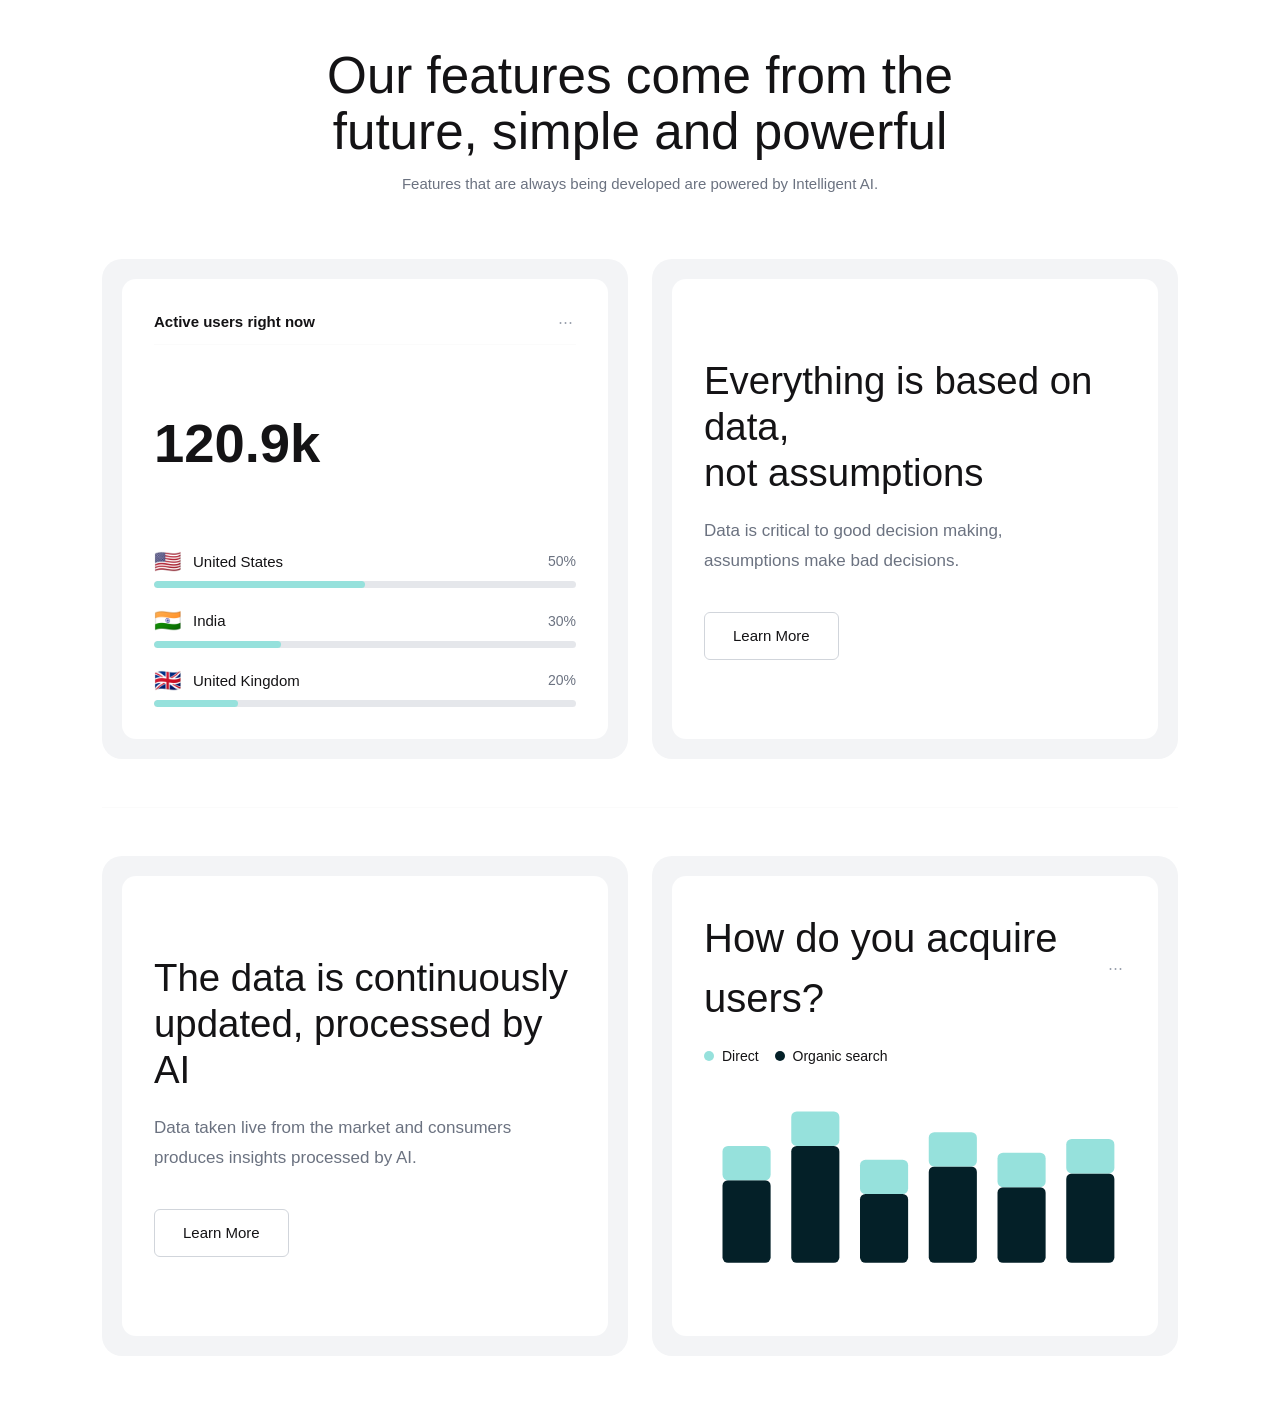
<file: about.html>
<!DOCTYPE html>
<html lang="en">

<head>
  <meta charset="UTF-8">
  <meta name="viewport" content="width=device-width, initial-scale=1.0">
  <title>About</title>
  <link href="https://cdn.jsdelivr.net/npm/bootstrap@5.3.3/dist/css/bootstrap.min.css" rel="stylesheet">
  <link href="https://fonts.cdnfonts.com/css/tasa-orbiter-display" rel="stylesheet">
  <style>
    :root {
      --accent: #96E1DC;
      --dark-teal: #042028;
      --black: #141315;
      --light: #F7F7F7;
    }

    body {
      font-family: 'TASA Orbiter Display', sans-serif;
      background: #ffffff;
      color: var(--black);
    }

    /* ── SECTION HEADING ── */
    .section-heading {
      font-size: clamp(2.2rem, 4.5vw, 3.2rem);
      font-weight: 400;
      line-height: 1.1;
      color: var(--black);
      max-width: 680px;
      margin: 0 auto;
    }

    .section-sub {
      font-size: 15px;
      color: #6b7280;
      margin-top: 12px;
    }

    /* ── OUTER GRAY WRAPPER ── */
    .col-outer {
      background: #f3f4f6;
      border-radius: 20px;
      padding: 20px;
      height: 500px;
      display: flex;
      flex-direction: column;
    }

    /* ── INNER WHITE CARD ── */
    .col-inner-card {
      background: #ffffff;
      border-radius: 14px;
      padding: 32px;
      flex: 1;
      display: flex;
      flex-direction: column;
      justify-content: space-between;
      overflow: hidden;
    }

    .col-inner-card.text-card {
      justify-content: center;
    }

    /* ── TEXT COL (no inner white card) ── */
    .col-text {
      height: 500px;
      display: flex;
      flex-direction: column;
      justify-content: center;
      padding: 20px 40px;
    }

    /* ── USERS CARD CONTENT ── */
    .users-card-title {
      font-size: 15px;
      font-weight: 700;
      color: var(--black);
    }

    .users-big-number {
      font-size: 3.4rem;
      font-weight: 800;
      color: var(--black);
      margin: 20px 0 28px;
    }

    /* Country item */
    .country-item {
      margin-bottom: 22px;
    }

    .country-item:last-child {
      margin-bottom: 0;
    }

    .country-label {
      display: flex;
      align-items: center;
      gap: 12px;
      margin-bottom: 8px;
    }

    .country-label .flag {
      font-size: 22px;
      line-height: 1;
    }

    .country-label .name {
      font-size: 15px;
      color: var(--black);
      flex: 1;
    }

    .country-label .pct {
      font-size: 14px;
      color: #6b7280;
    }

    .country-bar {
      height: 7px;
      background: #e5e7eb;
      border-radius: 4px;
      overflow: hidden;
    }

    .country-bar-fill {
      height: 100%;
      background: var(--accent);
      border-radius: 4px;
    }

    /* ── FEATURE TEXT ── */
    .feature-title {
      font-size: clamp(2rem, 3vw, 2.6rem);
      font-weight: 400;
      line-height: 1.2;
      color: var(--black);
      margin-bottom: 20px;
    }

    .feature-desc {
      font-size: 17px;
      color: #6b7280;
      line-height: 1.75;
      margin-bottom: 36px;
    }

    /* ── LEARN MORE BUTTON ── */
    .btn-learn {
      background: #ffffff;
      border: 1.5px solid #d1d5db;
      color: var(--black);
      padding: 12px 28px;
      border-radius: 6px;
      font-size: 15px;
      font-weight: 400;
      cursor: pointer;
      font-family: 'TASA Orbiter Display', sans-serif;
      display: inline-block;
      transition: all 0.2s;
    }

    .btn-learn:hover {
      background: var(--dark-teal);
      color: var(--accent);
      border-color: var(--dark-teal);
    }

    /* ── CHART CARD CONTENT ── */
    .chart-title {
      font-size: 15px;
      font-weight: 400;
      color: var(--black);
    }

    .legend-dot {
      width: 10px;
      height: 10px;
      border-radius: 50%;
      display: inline-block;
    }

    /* ── ROW DIVIDER ── */
    .row-divider {
      border: none;
      border-top: 1px solid #f0f0f0;
      margin: 48px 0;
    }
  </style>
</head>

<body>
  <div class="container py-5" style="max-width:1100px;">

    <!-- ROW 1: Heading -->
    <div class="row mb-5">
      <div class="col-12 text-center">
        <h1 class="section-heading">
          Our features come from the future, simple and powerful
        </h1>
        <p class="section-sub">
          Features that are always being developed are powered by Intelligent AI.
        </p>
      </div>
    </div>

    <!-- ROW 2: Active Users + Data Text -->
    <div class="row align-items-center g-4">

      <!-- LEFT: Outer gray + inner white card -->
      <div class="col-lg-6">
        <div class="col-outer">
          <div class="col-inner-card">

            <!-- Header -->
            <div>
              <div class="d-flex justify-content-between align-items-center mb-2">
                <span class="users-card-title">Active users right now</span>
                <span style="color:#9ca3af; letter-spacing:3px; font-size:15px;">⋯</span>
              </div>
              <hr style="border-color:#f0f0f0; margin:10px 0 0;">
            </div>

            <!-- Big Number -->
            <div class="users-big-number">120.9k</div>

            <!-- Countries -->
            <div>
              <!-- United States -->
              <div class="country-item">
                <div class="country-label">
                  <span class="flag">🇺🇸</span>
                  <span class="name">United States</span>
                  <span class="pct">50%</span>
                </div>
                <div class="country-bar">
                  <div class="country-bar-fill" style="width:50%;"></div>
                </div>
              </div>

              <!-- India -->
              <div class="country-item">
                <div class="country-label">
                  <span class="flag">🇮🇳</span>
                  <span class="name">India</span>
                  <span class="pct">30%</span>
                </div>
                <div class="country-bar">
                  <div class="country-bar-fill" style="width:30%;"></div>
                </div>
              </div>

              <!-- United Kingdom -->
              <div class="country-item">
                <div class="country-label">
                  <span class="flag">🇬🇧</span>
                  <span class="name">United Kingdom</span>
                  <span class="pct">20%</span>
                </div>
                <div class="country-bar">
                  <div class="country-bar-fill" style="width:20%;"></div>
                </div>
              </div>
            </div>

          </div>
        </div>
      </div>

      <!-- RIGHT: Text col -->
      <div class="col-lg-6">
        <div class="col-outer">
          <div class="col-inner-card text-card">
            <div>
              <h2 class="feature-title">
                Everything is based on data,<br>not assumptions
              </h2>
              <p class="feature-desc">
                Data is critical to good decision making,<br>
                assumptions make bad decisions.
              </p>
              <div>
                <button class="btn-learn">Learn More</button>
              </div>
            </div>
          </div>
        </div>
      </div>

    </div>

    <!-- Divider -->
    <hr class="row-divider">

    <!-- ROW 3: AI Text + Bar Chart -->
    <div class="row align-items-center g-4">

      <!-- LEFT: Text col -->
      <div class="col-lg-6">
        <div class="col-outer">
          <div class="col-inner-card text-card">
            <div>
              <h2 class="feature-title">
                The data is continuously updated, processed by AI
              </h2>
              <p class="feature-desc">
                Data taken live from the market and consumers <br>
                produces insights processed by AI.
              </p>
              <div>
                <button class="btn-learn">Learn More</button>
              </div>
            </div>
          </div>
        </div>
      </div>

      <!-- RIGHT: Outer gray + inner white card -->
      <div class="col-lg-6">
        <div class="col-outer">
          <div class="col-inner-card">

            <!-- Header -->
            <div class="d-flex justify-content-between align-items-center mb-3">
              <span class="chart-title fs-1">How do you acquire users?</span>
              <span style="color:#9ca3af; letter-spacing:3px; font-size:15px;">⋯</span>
            </div>

            <!-- Legend -->
            <div class="d-flex gap-3 mb-3">
              <span class="d-flex align-items-center gap-2" style="font-size:14px;">
                <span class="legend-dot" style="background:var(--accent);"></span>
                Direct
              </span>
              <span class="d-flex align-items-center gap-2" style="font-size:14px;">
                <span class="legend-dot" style="background:var(--dark-teal);"></span>
                Organic search
              </span>
            </div>

            <!-- SVG Stacked Bar Chart -->
            <svg viewBox="0 0 300 160" xmlns="http://www.w3.org/2000/svg" style="width:100%; height:220px;">
              <rect x="10" y="70" width="35" height="60" rx="4" fill="#042028" />
              <rect x="10" y="45" width="35" height="25" rx="4" fill="#96E1DC" />
              <rect x="60" y="45" width="35" height="85" rx="4" fill="#042028" />
              <rect x="60" y="20" width="35" height="25" rx="4" fill="#96E1DC" />
              <rect x="110" y="80" width="35" height="50" rx="4" fill="#042028" />
              <rect x="110" y="55" width="35" height="25" rx="4" fill="#96E1DC" />
              <rect x="160" y="60" width="35" height="70" rx="4" fill="#042028" />
              <rect x="160" y="35" width="35" height="25" rx="4" fill="#96E1DC" />
              <rect x="210" y="75" width="35" height="55" rx="4" fill="#042028" />
              <rect x="210" y="50" width="35" height="25" rx="4" fill="#96E1DC" />
              <rect x="260" y="65" width="35" height="65" rx="4" fill="#042028" />
              <rect x="260" y="40" width="35" height="25" rx="4" fill="#96E1DC" />
            </svg>

          </div>
        </div>
      </div>

    </div>
  </div>
</body>

</html>
</file>
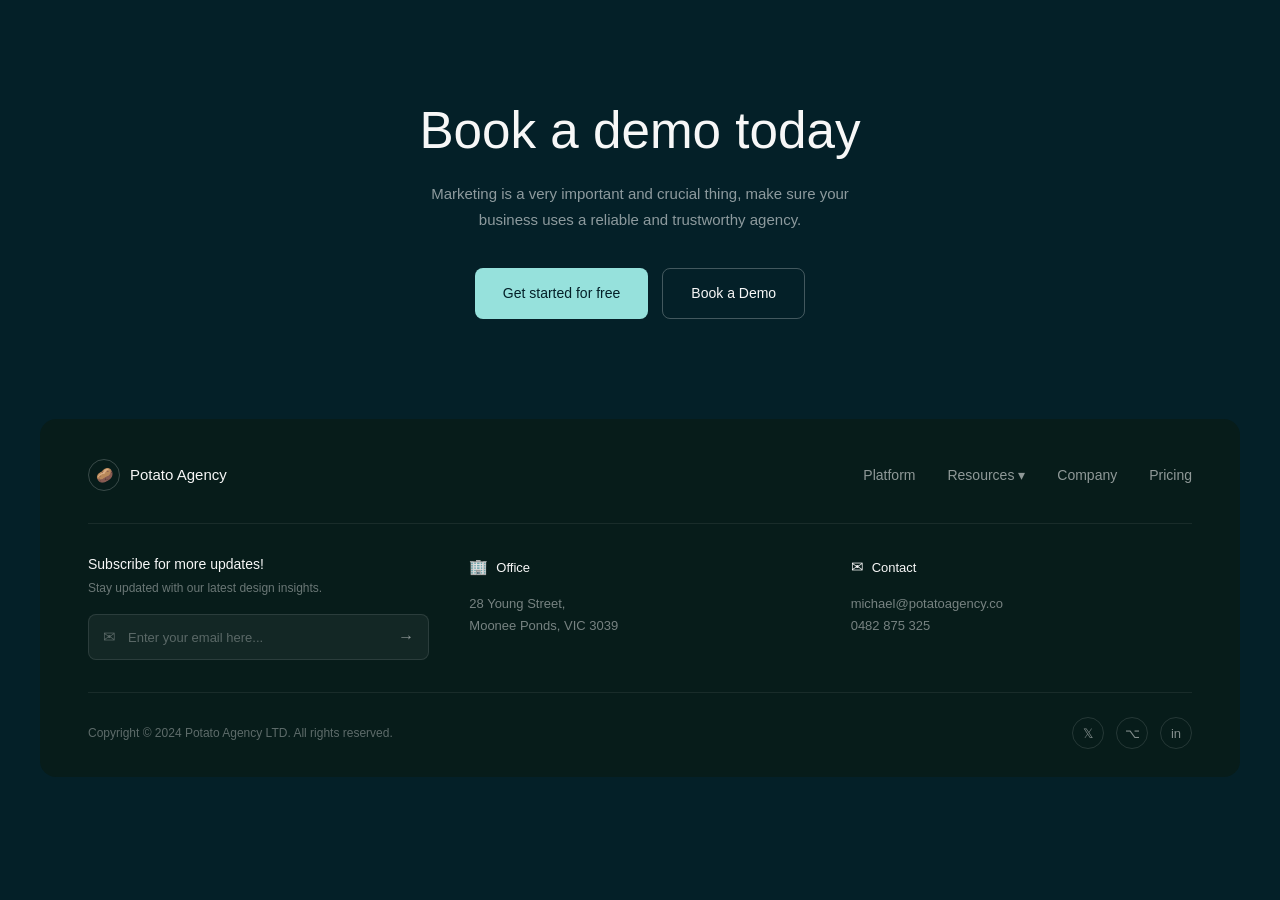
<file: footer.html>
<!DOCTYPE html>
<html lang="en">

<head>
  <meta charset="UTF-8">
  <meta name="viewport" content="width=device-width, initial-scale=1.0">
  <title> Footer</title>
  <link href="https://cdn.jsdelivr.net/npm/bootstrap@5.3.3/dist/css/bootstrap.min.css" rel="stylesheet">
  <link href="https://fonts.cdnfonts.com/css/tasa-orbiter-display" rel="stylesheet">
  <style>
    :root {
      --accent: #96E1DC;
      --dark-teal: #042028;
      --black: #141315;
      --light: #F7F7F7;
    }

    body {
      font-family: 'TASA Orbiter Display', sans-serif;
      background: var(--dark-teal);
      color: var(--light);
      margin: 0;
    }

    /* ══════════════════════
       CTA SECTION
    ══════════════════════ */
    section.cta {
      padding: 100px 0;
      text-align: center;
      background: var(--dark-teal);
    }

    section.cta h1 {
      font-size: clamp(2rem, 5vw, 3.2rem);
      font-weight: 400;
      color: var(--light);
      margin-bottom: 20px;
    }

    section.cta p {
      font-size: 15px;
      color: rgba(255, 255, 255, 0.55);
      line-height: 1.7;
      max-width: 480px;
      margin: 0 auto 36px;
    }

    .cta-buttons {
      display: flex;
      gap: 14px;
      justify-content: center;
      flex-wrap: wrap;
    }

    /* Accent filled button */
    .btn-accent {
      background: var(--accent);
      color: var(--dark-teal);
      border: none;
      padding: 14px 28px;
      border-radius: 8px;
      font-size: 14px;
      font-weight: 400;
      cursor: pointer;
      font-family: 'TASA Orbiter Display', sans-serif;
      transition: background 0.2s;
    }

    .btn-accent:hover {
      background: #7dcfca;
    }

    /* Outline button */
    .btn-outline-custom {
      background: transparent;
      border: 1.5px solid rgba(255, 255, 255, 0.25);
      color: var(--light);
      padding: 14px 28px;
      border-radius: 8px;
      font-size: 14px;
      font-weight: 400;
      cursor: pointer;
      font-family: 'TASA Orbiter Display', sans-serif;
      transition: all 0.2s;
    }

    .btn-outline-custom:hover {
      border-color: var(--accent);
      color: var(--accent);
    }

    /* ══════════════════════
       FOOTER
    ══════════════════════ */
    footer {
      background: #071c1a;
      border-radius: 16px;
      margin: 0 40px 40px;
      padding: 40px 48px 28px;
    }

    /* Top row */
    .footer-top {
      display: flex;
      justify-content: space-between;
      align-items: center;
      padding-bottom: 32px;
      border-bottom: 1px solid rgba(255, 255, 255, 0.07);
      margin-bottom: 32px;
    }

    .footer-logo {
      display: flex;
      align-items: center;
      gap: 10px;
      font-size: 15px;
      font-weight: 400;
      color: var(--light);
    }

    .footer-logo-icon {
      width: 32px;
      height: 32px;
      border-radius: 50%;
      border: 1.5px solid rgba(255, 255, 255, 0.2);
      display: flex;
      align-items: center;
      justify-content: center;
      font-size: 14px;
    }

    .footer-nav {
      display: flex;
      gap: 32px;
      list-style: none;
      margin: 0;
      padding: 0;
    }

    .footer-nav a {
      color: rgba(255, 255, 255, 0.55);
      text-decoration: none;
      font-size: 14px;
      transition: color 0.2s;
    }

    .footer-nav a:hover {
      color: var(--accent);
    }

    /* Middle row */
    .footer-mid {
      display: grid;
      grid-template-columns: 1fr 1fr 1fr;
      gap: 40px;
      padding-bottom: 32px;
      border-bottom: 1px solid rgba(255, 255, 255, 0.07);
      margin-bottom: 24px;
    }

    /* Subscribe */
    .footer-subscribe h6 {
      font-size: 14px;
      font-weight: 400;
      color: var(--light);
      margin-bottom: 6px;
    }

    .footer-subscribe p {
      font-size: 12px;
      color: rgba(255, 255, 255, 0.4);
      margin-bottom: 16px;
      line-height: 1.6;
    }

    .email-input-wrap {
      display: flex;
      align-items: center;
      background: rgba(255, 255, 255, 0.05);
      border: 1px solid rgba(255, 255, 255, 0.1);
      border-radius: 8px;
      padding: 10px 14px;
      gap: 10px;
    }

    .email-input-wrap input {
      background: transparent;
      border: none;
      outline: none;
      color: var(--light);
      font-size: 13px;
      font-family: 'TASA Orbiter Display', sans-serif;
      flex: 1;
      min-width: 0;
    }

    .email-input-wrap input::placeholder {
      color: rgba(255, 255, 255, 0.3);
    }

    .email-input-wrap button {
      background: none;
      border: none;
      color: rgba(255, 255, 255, 0.5);
      cursor: pointer;
      font-size: 16px;
      padding: 0;
      transition: color 0.2s;
    }

    .email-input-wrap button:hover {
      color: var(--accent);
    }

    /* Office & Contact */
    .footer-info-block {
      display: flex;
      flex-direction: column;
      gap: 8px;
    }

    .footer-info-label {
      display: flex;
      align-items: center;
      gap: 8px;
      font-size: 13px;
      font-weight: 400;
      color: var(--light);
      margin-bottom: 6px;
    }

    .footer-info-label span {
      font-size: 15px;
    }

    .footer-info-block p {
      font-size: 13px;
      color: rgba(255, 255, 255, 0.45);
      margin: 0;
      line-height: 1.7;
    }

    /* Bottom row */
    .footer-bottom {
      display: flex;
      justify-content: space-between;
      align-items: center;
    }

    .footer-copy {
      font-size: 12px;
      color: rgba(255, 255, 255, 0.35);
    }

    /* Social icons */
    .social-links {
      display: flex;
      gap: 12px;
    }

    .social-btn {
      width: 32px;
      height: 32px;
      border-radius: 50%;
      border: 1px solid rgba(255, 255, 255, 0.12);
      background: transparent;
      color: rgba(255, 255, 255, 0.5);
      display: flex;
      align-items: center;
      justify-content: center;
      font-size: 13px;
      cursor: pointer;
      text-decoration: none;
      transition: all 0.2s;
    }

    .social-btn:hover {
      border-color: var(--accent);
      color: var(--accent);
    }

    /* ── RESPONSIVE ── */
    @media (max-width: 991.98px) {
      section.cta { padding: 80px 0; }

      footer { margin: 0 16px 16px; padding: 28px 20px 20px; }
      .footer-top { flex-direction: column; align-items: flex-start; gap: 16px; }
      .footer-nav { flex-wrap: wrap; gap: 14px 22px; }
      .footer-mid { grid-template-columns: 1fr 1fr; gap: 24px; }
      .footer-bottom { flex-direction: column; align-items: flex-start; gap: 12px; }
    }

    @media (max-width: 575.98px) {
      section.cta { padding: 64px 0; }
      .footer-mid { grid-template-columns: 1fr; }
    }
  </style>
</head>

<body>

  <!-- CTA SECTION -->
  <section class="cta">
    <div class="container">
      <h1>Book a demo today</h1>
      <p>
        Marketing is a very important and crucial thing, make sure your
        business uses a reliable and trustworthy agency.
      </p>
      <div class="cta-buttons">
        <button class="btn-accent">Get started for free</button>
        <button class="btn-outline-custom">Book a Demo</button>
      </div>
    </div>
  </section>

  <!-- FOOTER -->
  <footer>

    <!-- Top: Logo + Nav -->
    <div class="footer-top">
      <div class="footer-logo">
        <div class="footer-logo-icon">🥔</div>
        Potato Agency
      </div>
      <ul class="footer-nav">
        <li><a href="#">Platform</a></li>
        <li><a href="#">Resources ▾</a></li>
        <li><a href="#">Company</a></li>
        <li><a href="#">Pricing</a></li>
      </ul>
    </div>

    <!-- Mid: Subscribe + Office + Contact -->
    <div class="footer-mid">

      <!-- Subscribe -->
      <div class="footer-subscribe">
        <h6>Subscribe for more updates!</h6>
        <p>Stay updated with our latest design insights.</p>
        <div class="email-input-wrap">
          <span style="color:rgba(255,255,255,0.3); font-size:15px;">✉</span>
          <input type="email" placeholder="Enter your email here...">
          <button>→</button>
        </div>
      </div>

      <!-- Office -->
      <div class="footer-info-block">
        <div class="footer-info-label">
          <span>🏢</span> Office
        </div>
        <p>28 Young Street,<br>Moonee Ponds, VIC 3039</p>
      </div>

      <!-- Contact -->
      <div class="footer-info-block">
        <div class="footer-info-label">
          <span>✉</span> Contact
        </div>
        <p>michael@potatoagency.co<br>0482 875 325</p>
      </div>

    </div>

    <!-- Bottom: Copyright + Socials -->
    <div class="footer-bottom">
      <span class="footer-copy">
        Copyright © 2024 Potato Agency LTD. All rights reserved.
      </span>
      <div class="social-links">
        <a href="#" class="social-btn">𝕏</a>
        <a href="#" class="social-btn">⌥</a>
        <a href="#" class="social-btn">in</a>
      </div>
    </div>

  </footer>

</body>

</html>
</file>
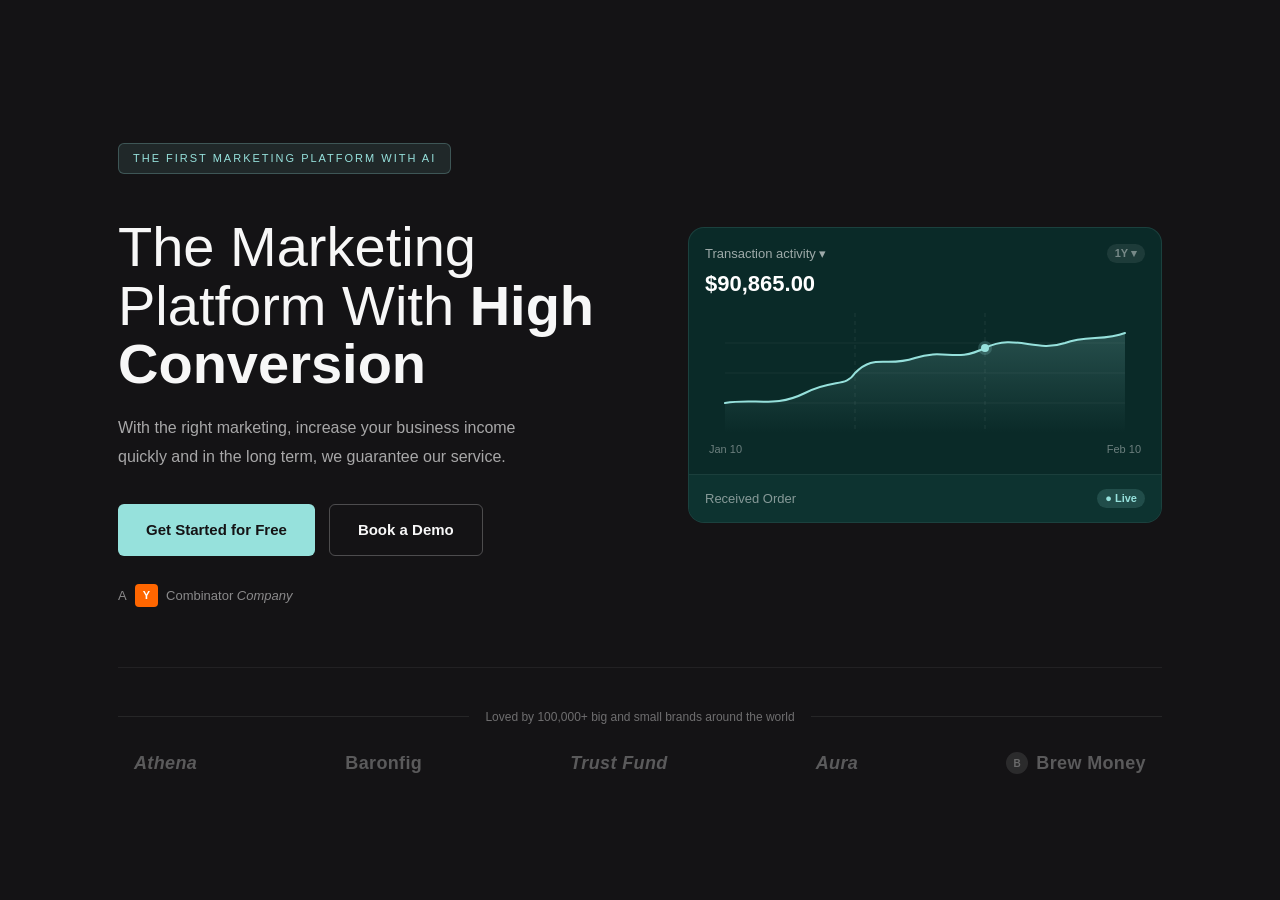
<file: hero.html>
<!DOCTYPE html>
<html lang="en">

<head>
  <meta charset="UTF-8">
  <meta name="viewport" content="width=device-width, initial-scale=1.0">
  <title>Hero Section</title>
  <link href="https://cdn.jsdelivr.net/npm/bootstrap@5.3.3/dist/css/bootstrap.min.css" rel="stylesheet">
  <link href="https://fonts.cdnfonts.com/css/tasa-orbiter-display" rel="stylesheet">
  <style>
    :root {
      --black: #141315;
      --accent: #96E1DC;
      --light: #F7F7F7;
      --dark-teal: #042028;
      --font-regular: 400;
      --font-bold: 700;
      --heading-size: 3.5rem;
    }

    * {
      box-sizing: border-box;
    }

    body {
      font-family: 'TASA Orbiter Display', sans-serif;
      background: var(--dark-teal);
      color: var(--light);
      margin: 0;
      -webkit-font-smoothing: antialiased;
    }

    /* HERO */
    section.hero {
      background-color: var(--black);
      min-height: 100vh;
      display: flex;
      flex-direction: column;
      justify-content: center;
      padding: 60px 0 40px;
    }

    section.hero .container {
      width: 100%;
    }

    /* BADGE */
    small.ai {
      color: var(--accent);
      font-size: 11px;
      letter-spacing: 2px;
      text-transform: uppercase;
      background-color: rgba(150, 225, 220, 0.1);
      border: 1px solid rgba(150, 225, 220, 0.25);
      border-radius: 6px;
      padding: 6px 14px;
      display: inline-block;
      margin-bottom: 20px;
    }

    /* HEADING */
    h1.heading {
      font-weight: var(--font-regular);
      font-size: var(--heading-size);
      color: var(--light);
      line-height: 1.05;
      margin-bottom: 20px;
    }

    h1.heading .emph {
      font-weight: var(--font-bold);
    }

    /* DESCRIPTION */
    p.marketdesc {
      color: rgba(247, 247, 247, 0.65);
      font-size: 16px;
      line-height: 1.8;
      margin-bottom: 32px;
      max-width: 480px;
    }

    /* BUTTONS */
    .buttonsection {
      display: flex;
      gap: 14px;
      flex-wrap: wrap;
    }

    .btn-accent {
      background-color: var(--accent);
      color: var(--black);
      border: none;
      font-weight: var(--font-bold);
      padding: 14px 28px;
      border-radius: 6px;
      font-size: 15px;
    }

    .btn-accent:hover {
      background-color: #7dcfca;
      color: var(--black);
    }

    .btn-outline {
      background: transparent;
      border: 1.5px solid rgba(247, 247, 247, 0.25);
      color: var(--light);
      font-weight: var(--font-bold);
      padding: 14px 28px;
      border-radius: 6px;
      font-size: 15px;
    }

    .btn-outline:hover {
      border-color: var(--accent);
      color: var(--accent);
    }

    /* YC BADGE */
    .yc-badge {
      display: flex;
      align-items: center;
      gap: 8px;
      margin-top: 28px;
    }

    .yc-badge .yc-a {
      font-size: 13px;
      color: rgba(255, 255, 255, 0.5);
    }

    .yc-badge .yc-box {
      background: #ff6600;
      color: white;
      font-weight: 700;
      font-size: 11px;
      padding: 3px 8px;
      border-radius: 4px;
    }

    .yc-badge .yc-text {
      font-size: 13px;
      color: rgba(255, 255, 255, 0.5);
    }

    /* CARD */
    .card {
      background-color: #0a2a28;
      border: 1px solid rgba(150, 225, 220, 0.12);
      border-radius: 16px;
      overflow: hidden;
    }

    .card-bottom {
      background-color: #0d3330;
      border-top: 1px solid rgba(255, 255, 255, 0.06);
      padding: 14px 16px;
      display: flex;
      align-items: center;
      justify-content: space-between;
    }

    /* PARTNER STRIP */
    .partner-strip {
      margin-top: 60px;
      border-top: 1px solid rgba(255, 255, 255, 0.06);
      padding-top: 40px;
    }

    .partner-strip .divider {
      display: flex;
      align-items: center;
      gap: 16px;
    }

    .partner-strip .divider::before,
    .partner-strip .divider::after {
      content: "";
      flex: 1;
      height: 1px;
      background: rgba(255, 255, 255, 0.08);
    }

    .partner-strip .divider span {
      font-size: 12px;
      color: rgba(247, 247, 247, 0.4);
      white-space: nowrap;
    }

    .partner-logo {
      font-size: 18px;
      font-weight: 700;
      color: rgba(255, 255, 255, 0.3);
      letter-spacing: 0.02em;
    }
  </style>
</head>

<body>
  <section class="hero">
    <div class="container px-5">
      <div class="row align-items-center g-4">

        <!-- LEFT COLUMN -->
        <div class="col-lg-6">

          <!-- Badge -->
          <small class="ai">The First Marketing Platform with AI</small>
          <br><br>
          <!-- Heading -->
          <h1 class="heading">
            The Marketing Platform With
            <span class="emph">High Conversion</span>
          </h1>

          <!-- Description -->
          <p class="marketdesc">
            With the right marketing, increase your business income <br>quickly
            and in the long term, we guarantee our service.
          </p>

          <!-- Buttons -->
          <div class="buttonsection">
            <button class="btn btn-accent">Get Started for Free</button>
            <button class="btn btn-outline">Book a Demo</button>
          </div>

          <!-- YC Badge -->
          <div class="yc-badge">
            <span class="yc-a">A</span>
            <span class="yc-box">Y</span>
            <span class="yc-text">Combinator <em>Company</em></span>
          </div>

        </div>

        <!-- RIGHT COLUMN -->
        <div class="col-lg-6 ps-lg-5">
          <div class="card w-100">

            <!-- Chart top section -->
            <div class="p-3">

              <!-- Header -->
              <div class="d-flex justify-content-between align-items-center mb-2">
                <span style="color:rgba(255,255,255,0.6); font-size:13px;">
                  Transaction activity ▾
                </span>
                <span class="badge rounded-pill px-2 py-1"
                  style="background:rgba(255,255,255,0.08); color:rgba(255,255,255,0.4); font-size:11px;">
                  1Y ▾
                </span>
              </div>

              <!-- Amount -->
              <h4 class="fw-bold text-white mb-3" style="font-size:22px;">$90,865.00</h4>

              <!-- SVG Line Chart -->
              <svg viewBox="0 0 400 120" xmlns="http://www.w3.org/2000/svg" style="width:100%; height:120px;">
                <defs>
                  <linearGradient id="chartFill" x1="0" y1="0" x2="0" y2="1">
                    <stop offset="0%" stop-color="#96E1DC" stop-opacity="0.2" />
                    <stop offset="100%" stop-color="#96E1DC" stop-opacity="0" />
                  </linearGradient>
                </defs>
                <!-- Grid lines horizontal -->
                <line x1="0" y1="30" x2="400" y2="30" stroke="rgba(255,255,255,0.05)" stroke-width="1" />
                <line x1="0" y1="60" x2="400" y2="60" stroke="rgba(255,255,255,0.05)" stroke-width="1" />
                <line x1="0" y1="90" x2="400" y2="90" stroke="rgba(255,255,255,0.05)" stroke-width="1" />
                <!-- Vertical dashed lines -->
                <line x1="130" y1="0" x2="130" y2="120" stroke="rgba(255,255,255,0.08)" stroke-width="1"
                  stroke-dasharray="4,4" />
                <line x1="260" y1="0" x2="260" y2="120" stroke="rgba(255,255,255,0.08)" stroke-width="1"
                  stroke-dasharray="4,4" />
                <!-- Fill area -->
                <path
                  d="M0,90 C30,85 50,95 80,80 C110,65 120,75 130,60 C150,40 160,55 190,45 C220,35 230,50 260,35 C290,20 310,40 340,30 C360,22 380,28 400,20 L400,120 L0,120 Z"
                  fill="url(#chartFill)" />
                <!-- Line -->
                <path
                  d="M0,90 C30,85 50,95 80,80 C110,65 120,75 130,60 C150,40 160,55 190,45 C220,35 230,50 260,35 C290,20 310,40 340,30 C360,22 380,28 400,20"
                  fill="none" stroke="#96E1DC" stroke-width="2" stroke-linejoin="round" stroke-linecap="round" />
                <!-- Dot -->
                <circle cx="260" cy="35" r="4" fill="#96E1DC" />
                <circle cx="260" cy="35" r="7" fill="rgba(150,225,220,0.2)" />
              </svg>

              <!-- Date labels -->
              <div class="d-flex justify-content-between mt-2 px-1">
                <span style="font-size:11px; color:rgba(255,255,255,0.4);">Jan 10</span>
                <span style="font-size:11px; color:rgba(255,255,255,0.4);">Feb 10</span>
              </div>

            </div>

            <!-- Bottom: received order -->
            <div class="card-bottom">
              <span style="color:rgba(255,255,255,0.5); font-size:13px;">Received Order</span>
              <span class="badge rounded-pill px-2"
                style="background:rgba(150,225,220,0.15); color:var(--accent); font-size:11px;">
                ● Live
              </span>
            </div>

          </div>
        </div>

      </div>

      <!-- PARTNER STRIP -->
      <div class="partner-strip">
        <div class="divider mb-4">
          <span>Loved by 100,000+ big and small brands around the world</span>
        </div>
        <div class="d-flex justify-content-between align-items-center flex-wrap gap-4 px-3">
          <span class="partner-logo" style="font-style:italic;">Athena</span>
          <span class="partner-logo">Baronfig</span>
          <span class="partner-logo" style="font-style:italic;">Trust Fund</span>
          <span class="partner-logo" style="font-style:italic;">Aura</span>
          <span class="partner-logo d-flex align-items-center gap-2">
            <span class="rounded-circle d-inline-flex align-items-center justify-content-center"
              style="width:22px;height:22px;background:rgba(255,255,255,0.1);font-size:10px;">B</span>
            Brew Money
          </span>
        </div>
      </div>

    </div>
  </section>
</body>

</html>
</file>
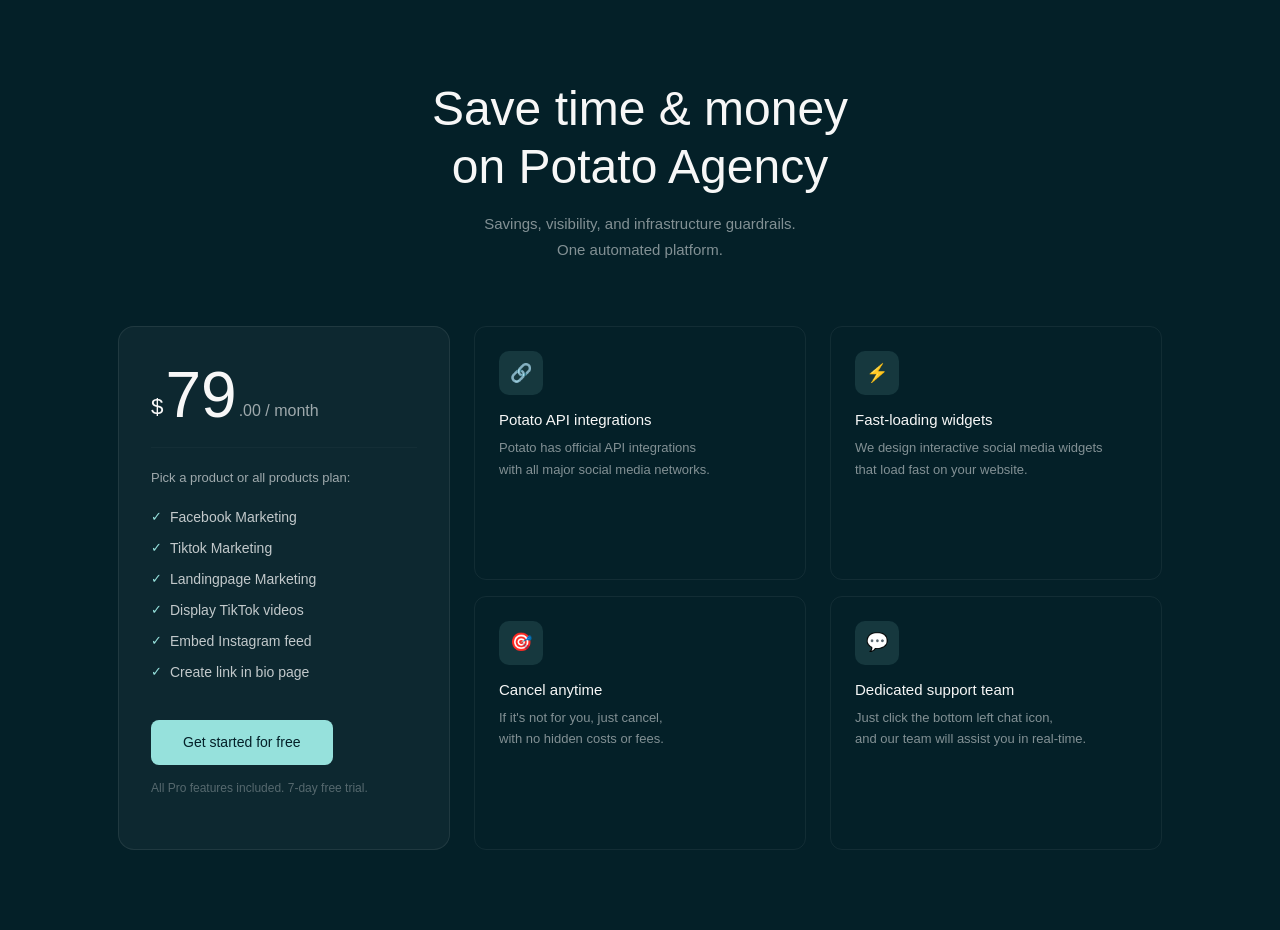
<file: pricing.html>
<!DOCTYPE html>
  <html lang="en">

  <head>
    <meta charset="UTF-8">
    <meta name="viewport" content="width=device-width, initial-scale=1.0">
    <title>Pricing</title>
    <link href="https://cdn.jsdelivr.net/npm/bootstrap@5.3.3/dist/css/bootstrap.min.css" rel="stylesheet">
    <link href="https://fonts.cdnfonts.com/css/tasa-orbiter-display" rel="stylesheet">
    <style>
      :root {
        --accent: #96E1DC;
        --dark-teal: #042028;
        --black: #141315;
        --light: #F7F7F7;
      }

      html,
      body {
        font-family: 'TASA Orbiter Display', sans-serif;
        background: var(--dark-teal);
        color: var(--light);
      }

      button,
      input,
      select,
      textarea,
      .btn {
        font-family: inherit;
      }

      section.pricing {
        padding: 80px 0;
      }

      /* ── HEADING ── */
      .pricing-heading {
        font-size: clamp(2rem, 4vw, 3rem);
        font-weight: 400;
        color: var(--light);
        line-height: 1.2;
      }

      .pricing-sub {
        color: rgba(255, 255, 255, 0.5);
        font-size: 15px;
        line-height: 1.7;
      }

      /* ── PRICING CARD ── */
      .pricing-card {
        background: rgba(255, 255, 255, 0.04);
        border: 1px solid rgba(255, 255, 255, 0.08);
        border-radius: 16px;
        padding: 36px 32px;
        height: 100%;
      }

      /* Price display */
      .price-wrap {
        display: flex;
        align-items: flex-end;
        gap: 2px;
        margin-bottom: 4px;
      }

      .price-dollar {
        font-size: 1.4rem;
        font-weight: 400;
        color: var(--light);
        line-height: 1.8;
      }

      .price-number {
        font-size: 4rem;
        font-weight: 400;
        color: var(--light);
        line-height: 1;
      }

      .price-cents {
        font-size: 1rem;
        color: rgba(255, 255, 255, 0.6);
        line-height: 2;
      }

      .price-divider {
        border-color: rgba(255, 255, 255, 0.1);
        margin: 20px 0;
      }

      .price-plan-label {
        font-size: 13px;
        color: rgba(255, 255, 255, 0.6);
        margin-bottom: 14px;
      }

      /* List */
      .pricing-list {
        list-style: none;
        padding: 0;
        margin-bottom: 32px;
      }

      .pricing-list li {
        font-size: 14px;
        color: rgba(255, 255, 255, 0.75);
        padding: 5px 0;
        display: flex;
        align-items: center;
        gap: 8px;
      }

      .pricing-list li::before {
        content: '✓';
        color: var(--accent);
        font-size: 13px;
      }

      /* Button */
      .btn-accent {
        background: var(--accent);
        color: var(--dark-teal);
        border: none;
        padding: 12px 32px;
        border-radius: 8px;
        font-size: 14px;
        font-weight: 400;
        cursor: pointer;
        font-family: 'TASA Orbiter Display', sans-serif;
        display: inline-block;
      }

      .btn-accent:hover {
        background: #7dcfca;
      }

      .price-note {
        font-size: 12px;
        color: rgba(255, 255, 255, 0.3);
        margin-top: 14px;
      }

      /* UPDATE feature-item — add padding */
      .feature-item {
        flex: 1;
        padding: 24px;
        /* ADD */
        border: 1px solid rgba(255, 255, 255, 0.06);
        /* ADD */
        border-radius: 12px;
        /* ADD */
      }

      /* UPDATE feature-icon — make it a small square box not circle */
      .feature-icon {
        width: 44px;
        height: 44px;
        border-radius: 10px;
        /* CHANGE from 50% to 10px */
        background: rgba(150, 225, 220, 0.12);
        display: flex;
        align-items: center;
        justify-content: center;
        font-size: 18px;
        margin-bottom: 16px;
      }

      /* UPDATE features-col — reduce gap so boxes sit closer */
      .features-col {
        display: flex;
        flex-direction: column;
        justify-content: space-between;
        height: 100%;
        gap: 16px;
        /* ADD small gap between boxes */
      }

      .feature-item h4 {
        font-size: 15px;
        font-weight: 400;
        color: var(--light);
        margin-bottom: 8px;
      }

      .feature-item p {
        font-size: 13px;
        color: rgba(255, 255, 255, 0.5);
        line-height: 1.65;
        margin: 0;
      }
      
    </style>
  </head>

  <body>
    <section class="pricing">
      <div class="container px-5">

        <!-- ROW 1: Heading — centered -->
        <div class="row mb-5">
          <div class="col-12 text-center">
            <h1 class="pricing-heading">
              Save time &amp; money<br>on Potato Agency
            </h1>
            <p class="pricing-sub mt-3">
              Savings, visibility, and infrastructure guardrails.<br>
              One automated platform.
            </p>
          </div>
        </div>

        <!-- ROW 2: Pricing + Features -->
        <div class="row g-4 align-items-stretch">

          <!-- COL 1: Pricing Card -->
          <div class="col-lg-4">
            <div class="pricing-card">

              <!-- Price -->
              <div class="price-wrap">
                <span class="price-dollar">$</span>
                <span class="price-number">79</span>
                <span class="price-cents">.00 / month</span>
              </div>

              <hr class="price-divider">

              <p class="price-plan-label">Pick a product or all products plan:</p>

              <ul class="pricing-list">
                <li>Facebook Marketing</li>
                <li>Tiktok Marketing</li>
                <li>Landingpage Marketing</li>
                <li>Display TikTok videos</li>
                <li>Embed Instagram feed</li>
                <li>Create link in bio page</li>
              </ul>

              <button class="btn-accent">Get started for free</button>
              <p class="price-note">All Pro features included. 7-day free trial.</p>

            </div>
          </div>

          <!-- COL 2: Features left -->
          <div class="col-lg-4">
            <div class="features-col">

              <div class="feature-item">
                <div class="feature-icon">🔗</div>
                <h4>Potato API integrations</h4>
                <p>Potato has official API integrations <br>with all major social media networks.</p>
              </div>

              <div class="feature-item">
                <div class="feature-icon">🎯</div>
                <h4>Cancel anytime</h4>
                <p>If it's not for you, just cancel, <br> with no hidden costs or fees.</p>
              </div>

            </div>
          </div>

          <!-- COL 3: Features right -->
          <div class="col-lg-4">
            <div class="features-col">

              <div class="feature-item">
                <div class="feature-icon">⚡</div>
                <h4>Fast-loading widgets</h4>
                <p>We design interactive social media widgets <br> that load fast on your website.</p>
              </div>

              <div class="feature-item">
                <div class="feature-icon">💬</div>
                <h4>Dedicated support team</h4>
                <p>Just click the bottom left chat icon, <br>and our team will assist you in real-time.</p>
              </div>

            </div>
          </div>

        </div>
      </div>
    </section>
  </body>

  </html>
</file>
